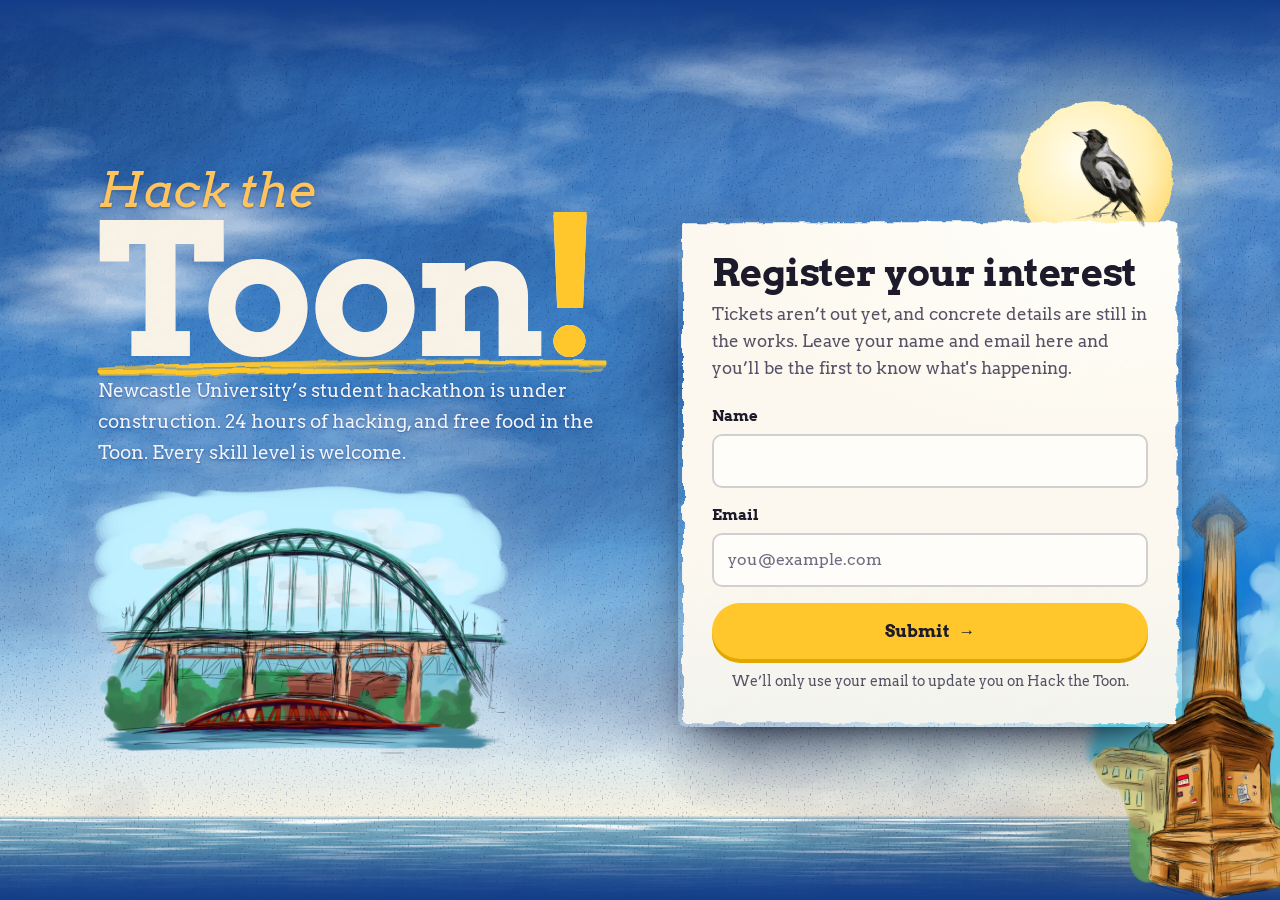
<file: index.html>
<!doctype html>
<html lang="en-GB">
<head>
  <meta charset="utf-8">
  <meta name="viewport" content="width=device-width, initial-scale=1, viewport-fit=cover">
  <title>Hack the Toon · Register your interest</title>
  <meta name="description" content="Hack the Toon is a 24hr student hackathon in Newcastle. Register your interest and we'll be in touch.">
  <meta name="theme-color" content="#133d88">
  <link rel="icon" href="assets/favicon.ico" sizes="any">
  <link rel="icon" href="assets/favicon-48.png" type="image/png">
  <link rel="apple-touch-icon" href="assets/apple-touch-icon.png">
  <link rel="preload" as="image" href="assets/img/tyne-bridge.webp" imagesrcset="assets/img/tyne-bridge-900.webp 900w, assets/img/tyne-bridge.webp 1600w" imagesizes="(max-width: 880px) min(100vw, 560px), 520px">

  <link rel="preconnect" href="https://fonts.googleapis.com">
  <link rel="preconnect" href="https://fonts.gstatic.com" crossorigin>
  <link href="https://fonts.googleapis.com/css2?family=Arvo:ital,wght@0,400;0,700;1,400&family=DotGothic16&display=swap" rel="stylesheet">

  <link rel="stylesheet" href="css/styles.css">
  <script src="js/main.js" defer></script>
  <script src="js/geordie.js" defer></script>
  <!-- Cloudflare Turnstile: an invisible check that a real person sent the form -->
  <script src="https://challenges.cloudflare.com/turnstile/v0/api.js" async defer></script>
</head>

<body>
  <div class="page page--interest">
    <header class="site-header">
      <a class="brand" href="./index.html">
        <!--svg class="brand__mark" viewBox="0 0 48 32" aria-hidden="true">
          <path d="M4 28 Q24 -6 44 28" fill="none" stroke="currentColor" stroke-width="3.5" stroke-linecap="round"/>
          <path d="M2 20 H46" stroke="currentColor" stroke-width="3" stroke-linecap="round"/>
          <path d="M14 12.5V20 M19 9V20 M24 7.8V20 M29 9V20 M34 12.5V20" stroke="currentColor" stroke-width="1.5"/>
          <circle cx="24" cy="27" r="2.6" fill="var(--metro)"/>
        </svg!-->
        <!--span class="brand__name">Hack the Toon</span!-->
      </a>
    </header>

    <main class="interest">
      <div class="interest__intro">
        <h1 class="title">
          <span class="title__small">Hack the</span>
          <span class="title__big">Toon<span class="title__stop">!</span></span>
        </h1>
        <p class="interest__lede">
          Newcastle University&rsquo;s student hackathon is under construction. 24 hours of hacking, and free food
          <!--span class="geordie" tabindex="0">bait<span class="geordie__gloss" role="tooltip">food, specifically, midnight pizza</span></span!-->
          in the Toon. Every skill level is welcome.
        </p>
      </div>

      <img class="interest__art" src="assets/img/tyne-bridge.webp" srcset="assets/img/tyne-bridge-900.webp 900w, assets/img/tyne-bridge.webp 1600w" sizes="(max-width: 880px) min(100vw, 560px), 520px" width="1600" height="1156" alt="A watercolour of the Tyne Bridge, with the High Level and Swing bridges behind it">

      <section class="panel" aria-labelledby="interest-title">
        <img class="panel__magpie" src="assets/img/magpie.webp" width="268" height="420" alt="">
        <!--div class="station-sign" aria-hidden="true"><span class="station-sign__bar"></span>The next station is... Hack the Toon</div!-->
        <h2 class="panel__title" id="interest-title">Register your interest</h2>
        <p class="panel__lede">Tickets aren&rsquo;t out yet, and concrete details are still in the works. Leave your name and email here and you&rsquo;ll be the first to know what's happening.</p>

        <form class="form" data-form novalidate>
          <div class="field">
            <label for="name">Name</label>
            <input id="name" name="name" autocomplete="name" required>
            <p class="field__error" aria-live="polite"></p>
          </div>
          <div class="field">
            <label for="email">Email</label>
            <input id="email" name="email" type="email" autocomplete="email" inputmode="email" placeholder="you@example.com" required>
            <p class="field__error" aria-live="polite"></p>
          </div>
          <!-- Honeypot: hidden from people, but bots tend to fill it in -->
          <div class="form__hp" aria-hidden="true">
            <label for="website">Website</label>
            <input id="website" name="website" tabindex="-1" autocomplete="off">
          </div>
          <div class="cf-turnstile" data-sitekey="0x4AAAAAAFyogJpaYlx3Xib3" data-appearance="interaction-only" data-theme="light" data-size="flexible"></div>
          <p class="form__error" data-form-error role="alert"></p>
          <button class="btn btn--metro btn--block" type="submit" data-submit>
            <span data-submit-label>Submit</span> <span aria-hidden="true">&rarr;</span>
          </button>
          <p class="form__small">We&rsquo;ll only use your email to update you on Hack the Toon.</p>
        </form>
      </section>
    </main>

    <!-- Grey's Monument is painted as a corner piece, its straight edges sit
         flush with the right and bottom of the page -->
    <img class="corner corner--right" src="assets/img/monument.webp" width="534" height="1000" alt="" aria-hidden="true">
  </div>
</body>
</html>
</file>
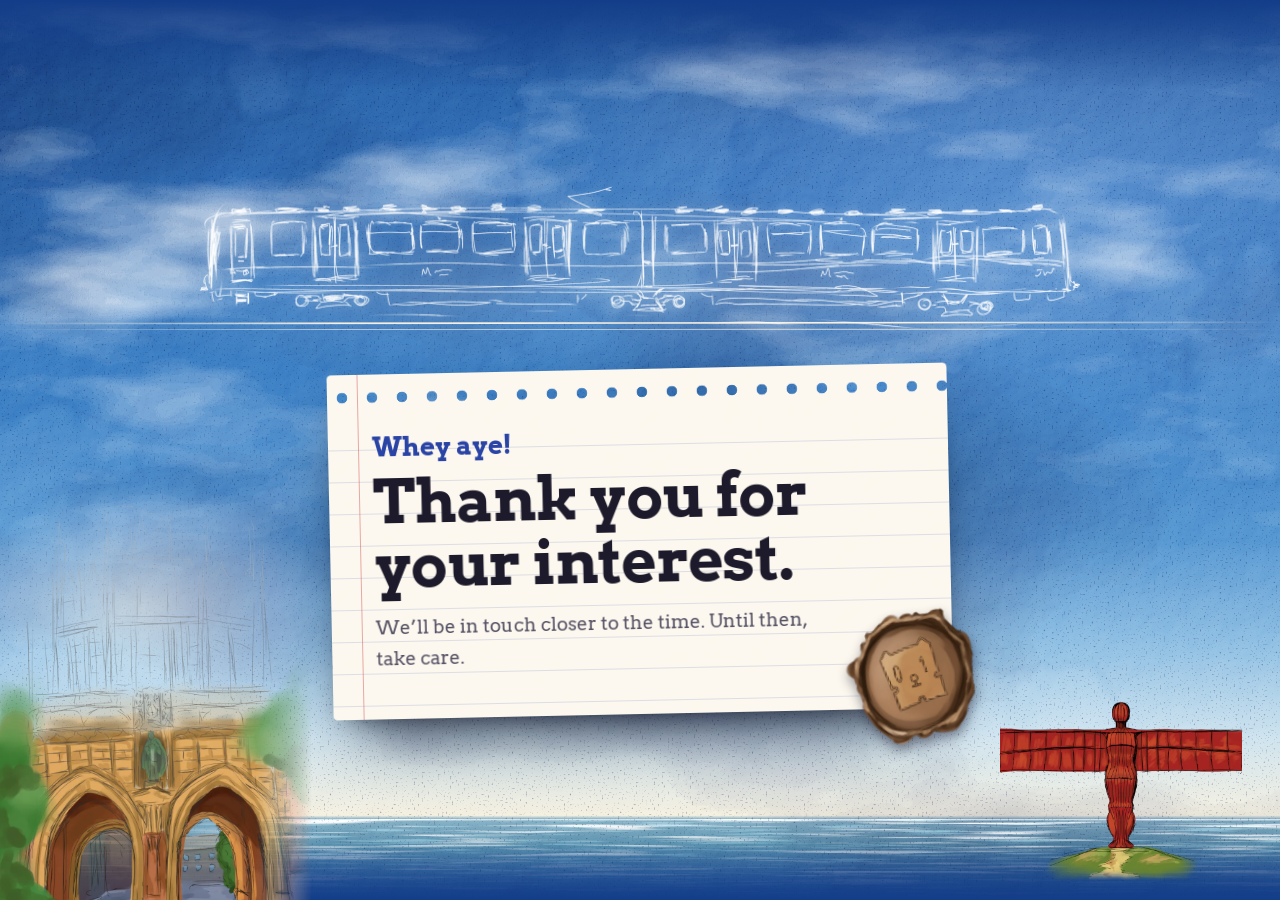
<file: thanks.html>
<!doctype html>
<html lang="en-GB">
<head>
  <meta charset="utf-8">
  <meta name="viewport" content="width=device-width, initial-scale=1, viewport-fit=cover">
  <title>Hack the Toon · Thank you</title>
  <meta name="robots" content="noindex">
  <meta name="theme-color" content="#133d88">
  <link rel="icon" href="assets/favicon.ico" sizes="any">
  <link rel="icon" href="assets/favicon-48.png" type="image/png">
  <link rel="apple-touch-icon" href="assets/apple-touch-icon.png">

  <link rel="preconnect" href="https://fonts.googleapis.com">
  <link rel="preconnect" href="https://fonts.gstatic.com" crossorigin>
  <link href="https://fonts.googleapis.com/css2?family=Arvo:ital,wght@0,400;0,700;1,400&family=DotGothic16&display=swap" rel="stylesheet">

  <link rel="stylesheet" href="css/styles.css">
  <script src="js/thanks.js" defer></script>
  <script src="js/geordie.js" defer></script>
</head>
<body>
  <div class="page page--thanks">

    <header class="site-header">
      <a class="brand" href="./index.html">
        <!--svg class="brand__mark" viewBox="0 0 48 32" aria-hidden="true">
          <path d="M4 28 Q24 -6 44 28" fill="none" stroke="currentColor" stroke-width="3.5" stroke-linecap="round"/>
          <path d="M2 20 H46" stroke="currentColor" stroke-width="3" stroke-linecap="round"/>
          <path d="M14 12.5V20 M19 9V20 M24 7.8V20 M29 9V20 M34 12.5V20" stroke="currentColor" stroke-width="1.5"/>
          <circle cx="24" cy="27" r="2.6" fill="var(--metro)"/>
        </svg>
        <span class="brand__name">Hack the Toon</span!-->
      </a>
    </header>

    <main class="thanks">
      <div class="arrival" aria-hidden="true">
        <!--p class="dotmatrix arrival__display">
          <span class="dotmatrix__dot"></span>
          <span data-display>Now arriving: Hack the Toon</span>
        </p!-->

        <div class="arrival__track">
          <img class="arrival__train" src="assets/img/metrocar.webp" width="1800" height="300" alt="">
          <!-- Two pencil rails, a little wobbly, as if sketched by hand -->
          <svg class="arrival__rails" viewBox="0 0 3000 14" preserveAspectRatio="none">
            <path d="M0 4 C500 3 1000 5.5 1500 4 S2500 3 3000 4.5" stroke-width="1.6" vector-effect="non-scaling-stroke"/>
            <path d="M0 10.5 C600 11.5 1100 9.5 1500 10.5 S2400 11.5 3000 10" stroke-width="1.2" vector-effect="non-scaling-stroke" opacity=".6"/>
          </svg>
        </div>
      </div>

      <div class="note">
        <div class="note__card thanks__copy">
          <p class="thanks__kicker" data-greeting>Whey aye!</p>
          <h1 class="thanks__title">Thank you for your interest.</h1>
          <p class="thanks__lede">
            We&rsquo;ll be in touch closer to the time. Until then,<br/>take care.
            <!--span class="geordie" tabindex="0">gan canny<span class="geordie__gloss" role="tooltip">take care</span></span!-->
          </p>
          <img class="note__seal" src="assets/img/letter-stamp.webp" width="520" height="522" alt="" aria-hidden="true">
        </div>
      </div>
    </main>

    <!-- The university arches are painted as a corner piece (straight left and
         bottom edges); the Angel stands on its own hill -->
    <img class="corner corner--left" src="assets/img/campus-arches.webp" width="866" height="1100" alt="" aria-hidden="true">
    <img class="corner corner--angel" src="assets/img/angel-of-the-north.webp" width="800" height="597" alt="" aria-hidden="true">
  </div>
</body>
</html>
</file>
<file: css/styles.css>
:root {
  /* The wash */
  --zenith: #133d88;       /* the very top and bottom of the page, and the browser bars */
  --cobalt: #1b55a8;
  --cerulean: #2569b8;

  /* Light, as RGB channels so it can be used at any strength: rgb(var(--sun) / 0.4) */
  --sun: 255 196 92;       /* sunlight on sandstone */

  /* Paper and ink */
  --cream: #f6eedf;
  --mist: #f1f4fb;         /* body copy on the wash: cream, cooled by the blue */
  --card: #fbf6ea;
  --ink: #1c1a2b;
  --ink-soft: #565266;
  --pen: #2a44a6;          /* ultramarine fountain-pen ink */

  --metro: #ffc72c;
  --metro-deep: #e0a800;
  --brick: #b0503a;

  --font-display: "Arvo", "Rockwell", "Roboto Slab", Georgia, serif;
  --font-body: "Arvo", "Rockwell", "Roboto Slab", Georgia, serif;
  --font-dot: "DotGothic16", ui-monospace, monospace;

  --gutter: clamp(16px, 4vw, 48px);

  /* The page is painted edge to edge, behind the phone's status bar, home
     indicator and browser toolbars (viewport-fit=cover), so the sky carries
     on behind them. These insets keep the content itself clear of them. */
  --safe-top: env(safe-area-inset-top, 0px);
  --safe-right: env(safe-area-inset-right, 0px);
  --safe-bottom: env(safe-area-inset-bottom, 0px);
  --safe-left: env(safe-area-inset-left, 0px);
}

*,
*::before,
*::after { box-sizing: border-box; }

/* Browsers paint this behind the page wherever it doesn't reach: Safari on
   iOS fills its status bar and toolbar strips with it, and it shows when the
   page is pulled past either end. The wash starts and ends on this colour, so
   those strips read as more sky. */
html,
body { background: var(--zenith); }

/* Dark scrollbars against the sky; the form controls on paper stay light */
html { -webkit-text-size-adjust: 100%; color-scheme: dark; }
.panel,
.note { color-scheme: light; }

::selection { background: var(--metro); color: var(--ink); }

body {
  margin: 0;
  color: var(--cream);
  font-family: var(--font-body);
  font-size: 1.0625rem;
  line-height: 1.6;
}

img, svg { display: block; max-width: 100%; }

[hidden] { display: none !important; }

a { color: inherit; }

h1, h2 {
  font-family: var(--font-display);
  line-height: 1.05;
  margin: 0;
  letter-spacing: -0.01em;
}

:focus-visible {
  outline: 3px solid var(--metro);
  outline-offset: 3px;
  border-radius: 4px;
}
/* Yellow would vanish against the paper */
.panel :focus-visible,
.note :focus-visible { outline-color: var(--pen); }

.btn {
  --btn-bg: transparent;
  --btn-fg: currentColor;
  display: inline-flex;
  align-items: center;
  justify-content: center;
  gap: 0.5em;
  padding: 0.85em 1.4em;
  border: 2px solid transparent;
  border-radius: 999px;
  background: var(--btn-bg);
  color: var(--btn-fg);
  font: 700 1rem/1 var(--font-body);
  text-decoration: none;
  cursor: pointer;
  transition: transform 0.15s ease, box-shadow 0.15s ease, border-color 0.15s ease;
}
.btn:hover { transform: translateY(-2px); }
.btn:active { transform: translateY(0); }

.btn--metro {
  --btn-bg: var(--metro);
  --btn-fg: var(--ink);
  box-shadow: 0 4px 0 var(--metro-deep);
}
.btn--metro:hover { box-shadow: 0 6px 0 var(--metro-deep); }
.btn--metro:active { box-shadow: 0 2px 0 var(--metro-deep); }
/* The arrow leans towards the next stop */
.btn--metro [aria-hidden="true"] { display: inline-block; transition: transform 0.15s ease; }
.btn--metro:hover [aria-hidden="true"] { transform: translateX(3px); }

.btn--ghost {
  border-color: rgb(246 238 223 / 0.35);
  color: var(--cream);
}
.btn--ghost:hover { border-color: var(--cream); }

.btn--block { width: 100%; padding-block: 1.05em; font-size: 1.05rem; }
.btn[disabled] { opacity: 0.75; cursor: progress; transform: none; }

/* Metro passenger-information style display */
.dotmatrix {
  display: inline-flex;
  align-items: center;
  gap: 0.6em;
  margin: 0;
  padding: 0.45em 0.9em;
  border-radius: 6px;
  background:
    radial-gradient(circle, rgb(255 199 44 / 0.07) 1px, transparent 1.4px) 0 0 / 4px 4px,
    #07080c;
  /* The unit's housing, so it holds its own against the sky */
  box-shadow:
    0 0 0 1px rgb(255 255 255 / 0.08),
    inset 0 1px 0 rgb(255 255 255 / 0.05),
    0 10px 24px -10px rgb(0 0 0 / 0.8);
  color: var(--metro);
  font-family: var(--font-dot);
  font-size: 0.8rem;
  letter-spacing: 0.08em;
  text-transform: uppercase;
  text-shadow: 0 0 6px rgb(255 199 44 / 0.55);
  white-space: nowrap;
}
.dotmatrix__dot {
  flex: none;
  width: 7px;
  height: 7px;
  border-radius: 50%;
  background: var(--metro);
  box-shadow: 0 0 8px var(--metro);
  animation: blink 2.4s steps(1) infinite;
}
@keyframes blink { 50% { opacity: 0.25; } }

.geordie {
  position: relative;
  text-decoration: underline dotted;
  text-decoration-thickness: 2px;
  text-underline-offset: 4px;
  text-decoration-color: var(--metro);
  cursor: help;
  white-space: nowrap;
}
.geordie__gloss {
  position: absolute;
  left: 50%;
  bottom: calc(100% + 10px);
  z-index: 5;
  width: max-content;
  max-width: 220px;
  padding: 0.5em 0.75em;
  border-radius: 8px;
  /* Dark like the dot-matrix display, so the label can share its Metro yellow */
  background: #0b1020;
  color: var(--cream);
  box-shadow: 0 0 0 1px rgb(255 255 255 / 0.1), 0 10px 24px -10px rgb(0 0 0 / 0.7);
  font: 400 0.8rem/1.35 var(--font-body);
  white-space: normal;
  text-align: left;
  opacity: 0;
  pointer-events: none;
  transform: translate(-50%, 4px);
  transition: opacity 0.15s ease, transform 0.15s ease;
}
.geordie__gloss::before { content: "Geordie: "; color: var(--metro); font-weight: 700; }
/* Touch screens keep :hover after a tap, so there the gloss follows focus
   alone, which js/geordie.js clears when you tap anywhere else */
.geordie:focus .geordie__gloss { opacity: 1; transform: translate(-50%, 0); }
@media (hover: hover) {
  .geordie:hover .geordie__gloss { opacity: 1; transform: translate(-50%, 0); }
}
.note .geordie { text-decoration-color: var(--metro-deep); }

.page {
  --floodlight: linear-gradient(transparent, transparent);
  --edge-top: calc(90px + var(--safe-top));
  --edge-bottom: calc(56px + var(--safe-bottom));
  position: relative;
  isolation: isolate;
  display: flex;
  flex-direction: column;
  /* The large viewport, so the sky reaches the bottom edge of the screen
     even when the browser's toolbars have slid away */
  min-height: 100vh;
  min-height: 100lvh;
  overflow: hidden;
  background:
    url("../assets/texture/granulation.svg") 0 0 / 240px 240px,
    url("../assets/texture/paper.svg") 0 0 / 320px 320px,
    url("../assets/texture/river.webp") 0 100% / 100% 9% no-repeat,
    url("../assets/texture/blooms.webp") center / cover no-repeat,
    url("../assets/texture/drift.webp") center / cover no-repeat,
    radial-gradient(ellipse 55% 45% at 82% 22%, rgb(120 180 240 / 0.35), transparent 70%),
    linear-gradient(
      var(--zenith),
      var(--cobalt) 20%,
      var(--cerulean) 46%,
      #3a80c6 60%,
      #79b1dc 72%,
      #c2dcea 82%,
      #f2ecd8 90.6%,
      #6d9fb8 91%,
      #3a7598 94%,
      #22548c 97.5%,
      var(--zenith)
    );
  background-blend-mode: multiply, soft-light, normal, soft-light, multiply, normal, normal;
}
/* In a browser tab, Safari on iOS paints its
   status-bar and toolbar strips itself, in one flat colour taken from the
   page's background; fading the top and bottom of the wash into exactly that
   colour makes those strips read as more sky rather than as a band. */
.page::before {
  content: "";
  position: absolute;
  inset: 0;
  z-index: -1;
  background:
    linear-gradient(var(--zenith), transparent) top / 100% var(--edge-top) no-repeat,
    linear-gradient(transparent, var(--zenith)) bottom / 100% var(--edge-bottom) no-repeat,
    var(--floodlight);
  pointer-events: none;
}
/* Clouds drifting slowly across the upper sky. The strip is one tile wider
   than the page and slides by exactly one tile, so the loop is seamless; it
   moves as a whole layer, so the browser never has to repaint the wash. */
.page::after {
  content: "";
  position: absolute;
  top: 0;
  left: 0;
  z-index: -1;
  width: calc(100% + 1600px);
  height: min(70vh, 640px);
  background: url("../assets/texture/clouds.webp") 0 0 / 1600px 100% repeat-x;
  /* Clear of the very top, where the sky fades into the status bar */
  -webkit-mask-image: linear-gradient(transparent, #000 var(--edge-top));
  mask-image: linear-gradient(transparent, #000 var(--edge-top));
  opacity: 0.85;
  pointer-events: none;
  animation: drift 240s linear infinite;
}
@keyframes drift { to { transform: translateX(-1600px); } }

/* Sunlight warming the sandstone of Grey's Monument */
.page--interest {
  --floodlight: radial-gradient(ellipse 34vw 56vh at 100% 100%, rgb(var(--sun) / 0.3), rgb(var(--sun) / 0.08) 50%, transparent 74%);
}
/* A haze of light behind the university arches, where the sketch of the
   building above them would otherwise be lost against the blue. It is measured
   from the painting (866 x 1100), so it follows it at every size. */
.page--thanks {
  --arches-h: clamp(220px, 44vh, 500px);
  --floodlight: radial-gradient(
    ellipse calc(var(--arches-h) * 0.62) calc(var(--arches-h) * 0.42)
    at calc(var(--arches-h) * 0.36) calc(100% - var(--arches-h) * 0.74),
    rgb(255 252 240 / 0.6), rgb(240 248 255 / 0.2) 55%, transparent 75%
  );
}

.site-header {
  position: relative;
  z-index: 2;
  padding: 18px var(--gutter);
}
.site-header:not(:has(.brand__name, .brand__mark)) { display: none; }
.brand {
  display: inline-flex;
  align-items: center;
  gap: 10px;
  text-decoration: none;
}
.brand__mark { width: 40px; height: auto; }
.brand__name { font: 700 1.2rem/1 var(--font-display); }

/* Corner pieces: paintings with straight edges, placed flush against the
   page's bottom corners and kept behind the content */
.corner {
  position: absolute;
  bottom: 0;
  z-index: 0;
  width: auto;
  max-width: none;
  pointer-events: none;
  user-select: none;
  animation: develop 1.4s 0.3s ease-out both;
}
/* Both paintings run off the edge of their canvas on one more side than the
   corner they sit in, so that edge is faded into the wash */
.corner--right {
  right: 0;
  height: clamp(240px, 46vh, 520px);
  -webkit-mask-image: linear-gradient(to bottom, transparent, #000 22%);
  mask-image: linear-gradient(to bottom, transparent, #000 22%);
}
.corner--left {
  left: 0;
  height: var(--arches-h);
  -webkit-mask-image: linear-gradient(to left, transparent, #000 18%);
  mask-image: linear-gradient(to left, transparent, #000 18%);
}
.corner--angel {
  right: clamp(8px, 3vw, 48px);
  bottom: clamp(4px, 2vh, 20px);
  height: clamp(110px, 20vh, 220px);
}
/* Paintings fade up out of the wash, like watercolour soaking in. The filter
   lists match the paintings' own, so the glow eases in rather than snapping. */
@keyframes develop {
  from {
    opacity: 0;
    transform: translateY(14px);
    filter: saturate(0.2) blur(2px) drop-shadow(0 0 0 rgb(255 255 255 / 0));
  }
}

.interest {
  position: relative;
  z-index: 2;
  flex: 1;
  display: grid;
  grid-template-columns: 1fr 1fr;
  grid-template-areas:
    "intro panel"
    "art   panel";
  column-gap: clamp(32px, 6vw, 88px);
  row-gap: clamp(8px, 2vh, 20px);
  align-content: center;
  width: min(1180px, 100%);
  margin: 0 auto;
  padding:
    calc(clamp(56px, 8vh, 96px) + var(--safe-top))
    calc(var(--gutter) + var(--safe-right))
    calc(clamp(16px, 3vh, 32px) + var(--safe-bottom))
    calc(var(--gutter) + var(--safe-left));
}
/* Above the panel, so the sun behind the magpie can never cover the words */
.interest__intro { grid-area: intro; align-self: end; position: relative; z-index: 1; }
.panel { grid-area: panel; align-self: center; }

/* The Tyne Bridge, under the headline, in a soft haze of daylight */
.interest__art {
  grid-area: art;
  align-self: start;
  width: auto;
  height: clamp(170px, 34vh, 380px);
  max-width: 100%;
  object-fit: contain;
  object-position: left top;
  margin-left: -2%;
  filter: saturate(1) blur(0) drop-shadow(0 0 44px rgb(255 255 255 / 0.4));
  animation: develop 1.4s 0.3s ease-out both;
}

.title { margin: 0.35em 0 0.3em; }
.title__small {
  display: block;
  font-size: clamp(1.8rem, 4vw, 3rem);
  font-style: italic;
  font-weight: 400;
  color: rgb(var(--sun));
  text-shadow: 0 1px 2px rgb(19 61 136 / 0.5), 0 0 16px rgb(19 61 136 / 0.5);
}
.title__big {
  position: relative;
  display: block;
  width: fit-content;
  font-size: clamp(5rem, 15vw, 11.5rem);
  font-weight: 700;
  line-height: 0.82;
  letter-spacing: -0.03em;
  /* Painted, not printed, the paper's grain shows through the letters */
  color: var(--cream);
  background: url("../assets/texture/paper.svg") 0 0 / 320px 320px, var(--cream);
  background-blend-mode: soft-light;
  -webkit-background-clip: text;
  background-clip: text;
  -webkit-text-fill-color: transparent;
}
/* A single dry stroke of Metro yellow under the name */
.title__big::after {
  content: "";
  position: absolute;
  z-index: -1;
  left: -0.04em;
  right: -0.08em;
  bottom: -0.1em;
  height: 0.2em;
  background: url("../assets/texture/brush.svg") center / 100% 100% no-repeat;
  transform-origin: left center;
  animation: brush 0.7s 0.6s cubic-bezier(.5, 0, .2, 1) both;
}
@keyframes brush { from { transform: scaleX(0); } }
.title__stop { color: var(--metro); -webkit-text-fill-color: var(--metro); }

.interest__lede {
  max-width: 32em;
  margin: 0;
  font-size: clamp(1.05rem, 1.5vw, 1.2rem);
  color: var(--mist);
  /* A soft shadow of the sky, so the words hold up when a cloud drifts behind */
  text-shadow: 0 1px 2px rgb(19 61 136 / 0.5), 0 0 14px rgb(19 61 136 / 0.55);
}

.interest__intro > *,
.panel {
  animation: rise 0.8s cubic-bezier(.2, .8, .2, 1) both;
}
.interest__intro > :nth-child(2) { animation-delay: 0.08s; }
.interest__intro > :nth-child(3) { animation-delay: 0.16s; }
.panel { animation-delay: 0.24s; }
@keyframes rise {
  from { opacity: 0; transform: translateY(18px); }
}

/* The form, on a sheet of watercolour paper. The sheet itself is drawn by
   ::after so that its torn edge can be masked without clipping the magpie. */
.panel {
  --magpie-h: clamp(84px, 11vw, 118px);
  --perch: clamp(20px, 3vw, 36px);
  position: relative;
  isolation: isolate;
  padding: clamp(24px, 3vw, 34px);
  color: var(--ink);
  border-radius: 8px;
  /* Tucked in, so the shadow shows below the torn edge rather than beside it */
  box-shadow: 0 34px 60px -26px rgb(2 4 20 / 0.85), 0 12px 24px -16px rgb(2 4 20 / 0.5);
}
.panel::after {
  content: "";
  position: absolute;
  inset: 0;
  z-index: -1;
  background:
    url("../assets/texture/paper.svg") 0 0 / 320px 320px,
    /* sunlight from above, and a little blue reflected from the sky below */
    radial-gradient(120% 70% at 85% 0%, #fffef8, transparent 65%),
    linear-gradient(to top, rgb(150 190 230 / 0.12), transparent 35%),
    var(--card);
  background-blend-mode: soft-light, normal, normal, normal;
  /* The torn edge. It is inline rather than a file because browsers fetch mask
     images under stricter rules than other images. A mask file that fails to
     load (for example when the page is opened from disk) hides the whole sheet. */
  --deckle: url("data:image/svg+xml,%3Csvg xmlns='http://www.w3.org/2000/svg' viewBox='0 0 500 600' preserveAspectRatio='none'%3E%3Cfilter id='d' x='-5%25' y='-5%25' width='110%25' height='110%25'%3E%3CfeTurbulence type='fractalNoise' baseFrequency='.045' numOctaves='4' seed='3'/%3E%3CfeDisplacementMap in='SourceGraphic' scale='8' xChannelSelector='R' yChannelSelector='G'/%3E%3CfeGaussianBlur stdDeviation='.5'/%3E%3C/filter%3E%3Crect x='5' y='5' width='490' height='590' rx='4' fill='%23fff' filter='url(%23d)'/%3E%3C/svg%3E");
  -webkit-mask: var(--deckle) 0 0 / 100% 100% no-repeat;
  mask: var(--deckle) 0 0 / 100% 100% no-repeat;
}
/* The sun, rising behind the sheet, for the magpie to stand against */
.panel::before {
  /* The disc is just over half the width of the image (the rest is its halo):
     about 1.3 magpies across, centred a third of a magpie above the edge */
  --sun-size: calc(var(--magpie-h) * 2.44);
  content: "";
  position: absolute;
  z-index: -1;
  right: calc(var(--perch) + var(--magpie-h) * 0.42 - var(--sun-size) / 2);
  bottom: calc(100% + var(--magpie-h) * 0.34 - var(--sun-size) / 2);
  width: var(--sun-size);
  height: var(--sun-size);
  background: url("../assets/texture/sun.svg") center / contain no-repeat;
  pointer-events: none;
  animation: sunrise 1.8s 0.2s cubic-bezier(.2, .7, .2, 1) both;
}
@keyframes sunrise {
  from { opacity: 0; transform: translateY(30%); }
}
.panel__title { font-size: clamp(2rem, 3vw, 2.5rem); font-weight: 700; }
.panel__lede { margin: 0.5em 0 1.3em; color: var(--ink-soft); }

/* A magpie perched on the top edge of the form */
.panel__magpie {
  position: absolute;
  right: var(--perch);
  bottom: calc(100% - 9px);
  height: var(--magpie-h);
  width: auto;
  pointer-events: none;
  animation: hop 0.7s 0.9s cubic-bezier(.3, .7, .4, 1.4) both;
  transform-origin: 50% 100%;
}
@keyframes hop {
  0% { opacity: 0; transform: translate(40px, -30px) rotate(8deg); }
  60% { opacity: 1; }
  100% { transform: none; }
}

.station-sign {
  display: inline-flex;
  align-items: center;
  gap: 12px;
  margin-bottom: 1rem;
  padding: 8px 18px 8px 8px;
  border-radius: 999px;
  background: var(--ink);
  color: var(--cream);
  font: 700 0.9rem/1 var(--font-display);
  letter-spacing: 0.04em;
}
.station-sign__bar {
  width: 22px;
  height: 22px;
  border-radius: 50%;
  border: 5px solid var(--metro);
  background: var(--ink);
}

.form { display: grid; gap: 16px; }
.field label {
  display: block;
  margin-bottom: 6px;
  font-weight: 700;
  font-size: 0.92rem;
}
.field input {
  width: 100%;
  padding: 12px 14px;
  border: 2px solid rgb(28 26 43 / 0.2);
  border-radius: 10px;
  background: #fffdf9;
  color: var(--ink);
  caret-color: var(--pen);
  font: inherit;
  font-size: 1rem;
  transition: border-color 0.15s ease, box-shadow 0.15s ease;
}
.field input::placeholder { color: #6e6a80; }
.field input:focus {
  outline: none;
  border-color: var(--pen);
  box-shadow: 0 0 0 4px rgb(255 199 44 / 0.55);
}
.field.is-invalid input { border-color: var(--brick); }
.field__error {
  margin: 6px 0 0;
  color: var(--brick);
  font-size: 0.85rem;
  font-weight: 400;
}
.field__error:empty { display: none; }
/* Honeypot: kept off-screen rather than display:none, which some bots skip */
.form__hp {
  position: absolute;
  left: -10000px;
  width: 1px;
  height: 1px;
  overflow: hidden;
}
.form__error {
  margin: 0;
  color: var(--brick);
  font-size: 0.9rem;
  text-align: center;
}
.form__error:empty { display: none; }
/* Turnstile only shows itself if it needs the visitor to click something */
.cf-turnstile:empty { display: none; }
.form__small { margin: -4px 0 0; font-size: 0.85rem; color: var(--ink-soft); text-align: center; }

.thanks {
  position: relative;
  z-index: 2;
  flex: 1;
  display: flex;
  flex-direction: column;
  align-items: center;
  justify-content: center;
  gap: clamp(20px, 4vh, 40px);
  width: min(1060px, 100%);
  margin: 0 auto;
  padding:
    calc(clamp(24px, 5vh, 56px) + var(--safe-top))
    calc(var(--gutter) + var(--safe-right))
    calc(clamp(24px, 5vh, 56px) + var(--safe-bottom))
    calc(var(--gutter) + var(--safe-left));
  text-align: center;
}

.arrival {
  display: flex;
  flex-direction: column;
  align-items: center;
  width: 100%;
}
.arrival__display {
  min-width: 18em;
  justify-content: center;
  margin-bottom: clamp(14px, 2.5vh, 24px);
  font-size: 0.9rem;
  animation: rise 0.6s both;
}
.arrival__track {
  position: relative;
  width: min(880px, 100%);
}
/* Light from the platform, spilling onto the track */
.arrival__track::before {
  content: "";
  position: absolute;
  left: 50%;
  bottom: -30%;
  width: 150%;
  height: 120%;
  transform: translateX(-50%);
  background: radial-gradient(closest-side, rgb(255 255 255 / 0.18), transparent);
  pointer-events: none;
  animation: develop 1.2s 1.6s ease-out both;
}
/* The pencil drawing is inverted so it reads as white pencil against the deep
   blue at the top of the sky */
.arrival__train {
  position: relative;
  z-index: 1;
  width: 100%;
  height: auto;
  filter: invert(1) drop-shadow(0 0 0 rgb(255 255 255 / 0.7)) drop-shadow(0 0 6px rgb(255 255 255 / 0.4));
  animation: pull-in 2.6s 0.3s cubic-bezier(.12, .7, .25, 1.02) both;
}
@keyframes pull-in {
  from { transform: translateX(-130vw); }
  to { transform: translateX(0); }
}
/* White-pencil rails, drawn in as the train approaches */
.arrival__rails {
  position: absolute;
  left: 50%;
  bottom: 0;
  width: 300vw;
  height: 14px;
  transform: translateX(-50%);
  max-width: none;
  overflow: visible;
  /* Fading out towards the edges of the page, as a sketch would */
  -webkit-mask-image: linear-gradient(90deg, transparent 33.3%, #000 42%, #000 58%, transparent 66.7%);
  mask-image: linear-gradient(90deg, transparent 33.3%, #000 42%, #000 58%, transparent 66.7%);
}
.arrival__rails path {
  fill: none;
  stroke: var(--cream);
  stroke-linecap: round;
  stroke-dasharray: 6000;
  animation: draw 1.4s 0.1s ease-out both;
}
@keyframes draw { from { stroke-dashoffset: 6000; } }

/* The message, on a page torn from a ruled notebook */
.note {
  width: min(620px, 100%);
  text-align: left;
}
.note__card {
  --margin: clamp(24px, 4vw, 44px);
  position: relative;
  isolation: isolate;
  padding: var(--margin);
  padding-top: calc(var(--margin) + 14px);
  border-radius: 4px;
  color: var(--ink);
  box-shadow: 0 34px 60px -26px rgb(2 4 20 / 0.85), 0 12px 24px -16px rgb(2 4 20 / 0.5);
  transform: rotate(-1.2deg);
  animation: card-in 0.8s 2.9s cubic-bezier(.2, .8, .2, 1) both, thud 0.35s 3.95s ease-out;
}
/* The page: a red margin, feint blue rules, and holes punched along the top */
.note__card::before {
  content: "";
  position: absolute;
  inset: 0;
  z-index: -1;
  border-radius: inherit;
  background:
    linear-gradient(90deg, transparent calc(var(--margin) - 14px), rgb(206 70 70 / 0.45) 0 calc(var(--margin) - 12.5px), transparent 0),
    repeating-linear-gradient(transparent 0 31px, rgb(42 68 166 / 0.15) 31px 32px) 0 44px / 100% 100% no-repeat,
    url("../assets/texture/paper.svg") 0 0 / 320px 320px,
    var(--card);
  background-blend-mode: normal, normal, soft-light, normal;
  -webkit-mask:
    linear-gradient(#000 0 0) top / 100% 12px no-repeat,
    radial-gradient(circle, transparent 5px, #000 5.6px) 0 12px / 30px 22px repeat-x,
    linear-gradient(#000 0 0) 0 34px / 100% calc(100% - 34px) no-repeat;
  mask:
    linear-gradient(#000 0 0) top / 100% 12px no-repeat,
    radial-gradient(circle, transparent 5px, #000 5.6px) 0 12px / 30px 22px repeat-x,
    linear-gradient(#000 0 0) 0 34px / 100% calc(100% - 34px) no-repeat;
}
@keyframes card-in {
  from { opacity: 0; transform: translateY(24px) rotate(1deg); }
}
/* The card gives a little as the seal is pressed into it */
@keyframes thud {
  40% { transform: rotate(-1.2deg) translateY(3px) scale(0.995); }
}

.note__seal {
  position: absolute;
  right: clamp(-28px, -2vw, -12px);
  bottom: clamp(-34px, -3vw, -18px);
  width: clamp(92px, 12vw, 132px);
  height: auto;
  transform: rotate(-12deg);
  filter: drop-shadow(0 6px 6px rgb(10 8 30 / 0.45));
  animation: stamp 0.6s 3.6s cubic-bezier(.5, 0, .75, 0) both;
}
@keyframes stamp {
  0% { opacity: 0; transform: translateY(-40px) scale(2.2) rotate(-30deg); filter: drop-shadow(0 30px 18px rgb(10 8 30 / 0.2)); }
  30% { opacity: 1; }
  80% { transform: scale(0.94) rotate(-12deg); }
  100% { transform: scale(1) rotate(-12deg); }
}

.thanks__kicker {
  margin: 0 0 0.3em;
  color: var(--pen);
  font: 700 clamp(1.2rem, 2.4vw, 1.6rem)/1.2 var(--font-display);
}
.thanks__title {
  font-size: clamp(2.2rem, 5vw, 3.8rem);
  font-weight: 700;
}
.thanks__lede {
  max-width: 30em;
  margin: 0.8em 0 0;
  font-size: clamp(1.05rem, 1.6vw, 1.2rem);
  color: var(--ink-soft);
}

@media (max-width: 880px) {
  /* Stacked: headline, form, then the Tyne Bridge to finish the page */
  .interest {
    --stack-gap: clamp(28px, 5vh, 48px);
    grid-template-columns: 1fr;
    grid-template-areas: "intro" "panel" "art";
    row-gap: var(--stack-gap);
  }
  /* Clear space above the form for the sun and the magpie, which would
     otherwise rise into the last lines of the intro on narrow phones */
  .panel { margin-top: calc(var(--magpie-h) + 12px - var(--stack-gap)); }
  .interest__art {
    justify-self: center;
    width: min(100%, 560px);
    height: auto;
    margin: 0;
  }
  .corner--right { display: none; }
  /* With the Monument gone, the sunlight falls on the bridge instead */
  .page--interest {
    --floodlight: radial-gradient(ellipse 90vw 46vh at 50% 100%, rgb(var(--sun) / 0.2), transparent 72%);
  }
  /* Room at the bottom of the thank-you page for the corner paintings */
  .thanks { padding-bottom: calc(clamp(150px, 26vh, 240px) + var(--safe-bottom)); }
  .page--thanks { --arches-h: clamp(170px, 26vh, 260px); }
  .corner--angel { height: clamp(80px, 13vh, 130px); }
}

@media (max-width: 640px) {
  /* Room under the message for the seal, so it never covers the text */
  .note__card { padding-bottom: 76px; }
  .note__seal { right: 10px; bottom: -22px; width: 96px; }
}

@media (max-width: 520px) {
  .brand__name { font-size: 1.05rem; }
  .arrival__display { min-width: 0; font-size: 0.75rem; }
}

/* High-contrast modes drop backgrounds, which would leave the painted title
   with no fill at all */
@media (forced-colors: active) {
  .title__big { -webkit-text-fill-color: currentColor; background: none; }
}

@media (prefers-reduced-motion: reduce) {
  *,
  *::before,
  *::after {
    animation-duration: 0.001ms !important;
    animation-delay: 0s !important;
    animation-iteration-count: 1 !important;
    transition-duration: 0.001ms !important;
  }
}
</file>
